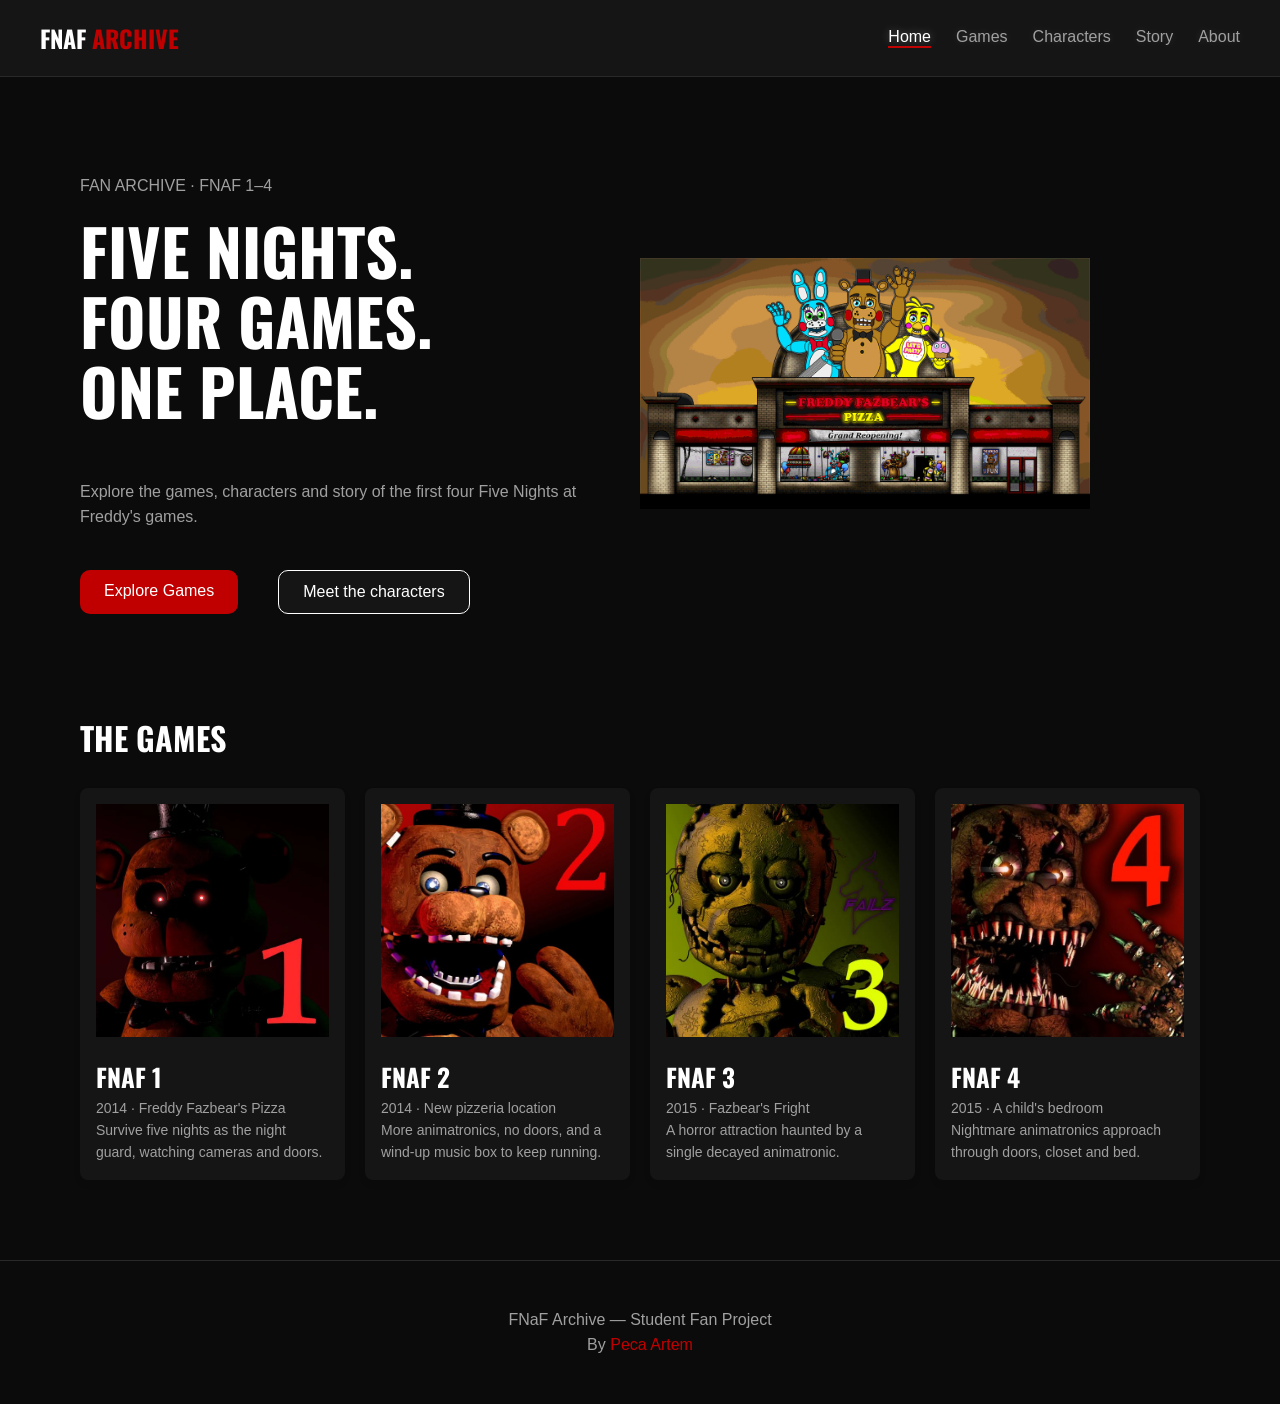
<file: index.html>
<!DOCTYPE html>
<html lang="en">
<head>
    <meta charset="UTF-8">
    <meta name="viewport" content="width=device-width, initial-scale=1.0">
    <link rel="stylesheet" href="css/style.css">
    <link rel="preconnect" href="https://fonts.googleapis.com">
    <link rel="preconnect" href="https://fonts.gstatic.com" crossorigin>
    <link rel="stylesheet" href="https://fonts.googleapis.com/css2?family=Material+Symbols+Outlined" />

    <link href="https://fonts.googleapis.com/css2?family=Oswald:wght@300;400;500;700&display=swap" rel="stylesheet">
    <title>FNaF Archive</title>
</head>
<body>
    <header>
        <a href="index.html">
            FNaF <span class="red">Archive</span>
        </a>
        <button class="menu-toggle" type="button"
                aria-label="Открыть меню"
                aria-expanded="false">
            <span class="material-symbols-outlined">menu</span>
        </button>
        <nav>
            <a href="index.html" class="active">Home</a>
            <a href="games.html">Games</a>
            <a href="characters.html">Characters</a>
            <a href="story.html">Story</a>
            <a href="about.html">About</a>
        </nav>
    </header>
    <main>
            <section class="hero">
                <div class="hero-content">
            <p class="hero-label">
                FAN ARCHIVE · FNAF 1–4
            </p>
            <h1>
                Five nights. <br> Four games. <br> One place.
            </h1>
            <p>
            Explore the games, characters and story of the first four Five Nights at Freddy's games.
            </p>
            <div class="hero-buttons">
                <a href="games.html" class="button">
                    Explore Games
                </a>
                <a href="characters.html" class="button button-secondary">
                    Meet the characters
                </a>
            </div>
        </div>
            <div class="hero-image">
                <img src="assets/fnaf.gif" alt="Freddy Fazbear">
            </div>
            </section>
            <section class="features-games">
                <h2>
                    The Games
                </h2>
                <div class="game-grid">
                    <article class="game-card">
                        <img src="assets/images/fnaf1.png" alt="Five Nights at Freddy's">
                        <h3>FNAF 1</h3>
                        <p>2014 · Freddy Fazbear's Pizza <br>Survive five nights as the night guard, watching cameras and doors.</p>                    </article>
                    <article class="game-card">
                        <img src="assets/images/fnaf2.png" alt="Five Nights at Freddy's 2">
                        <h3>FNAF 2</h3>
                        <p>2014 · New pizzeria location<br> More animatronics, no doors, and a wind-up music box to keep running.</p>
                    </article>
                    <article class="game-card">
                        <img src="assets/images/fnaf3.png" alt="Five Nights at Freddy's 3">
                        <h3>FNAF 3</h3>
                        <p>2015 · Fazbear's Fright<br>A horror attraction haunted by a single decayed animatronic.</p>
                    </article>
                    <article class="game-card">
                        <img src="assets/images/fnaf4.png" alt="Five Nights at Freddy's 4">
                        <h3>FNAF 4</h3>
                        <p>2015 · A child's bedroom<br>Nightmare animatronics approach through doors, closet and bed.</p>
                    </article>
                </div>
            </section>
        </main>
    <footer>
        <p>
            FNaF Archive — Student Fan Project <br> By <a href="https://github.com/PecaArtem/pdaw-2026" target="_blank"><span class="red">Peca Artem</span></a>
        </p>
    </footer>
<script src="js/script.js"></script>
</body>
    </html>
</file>
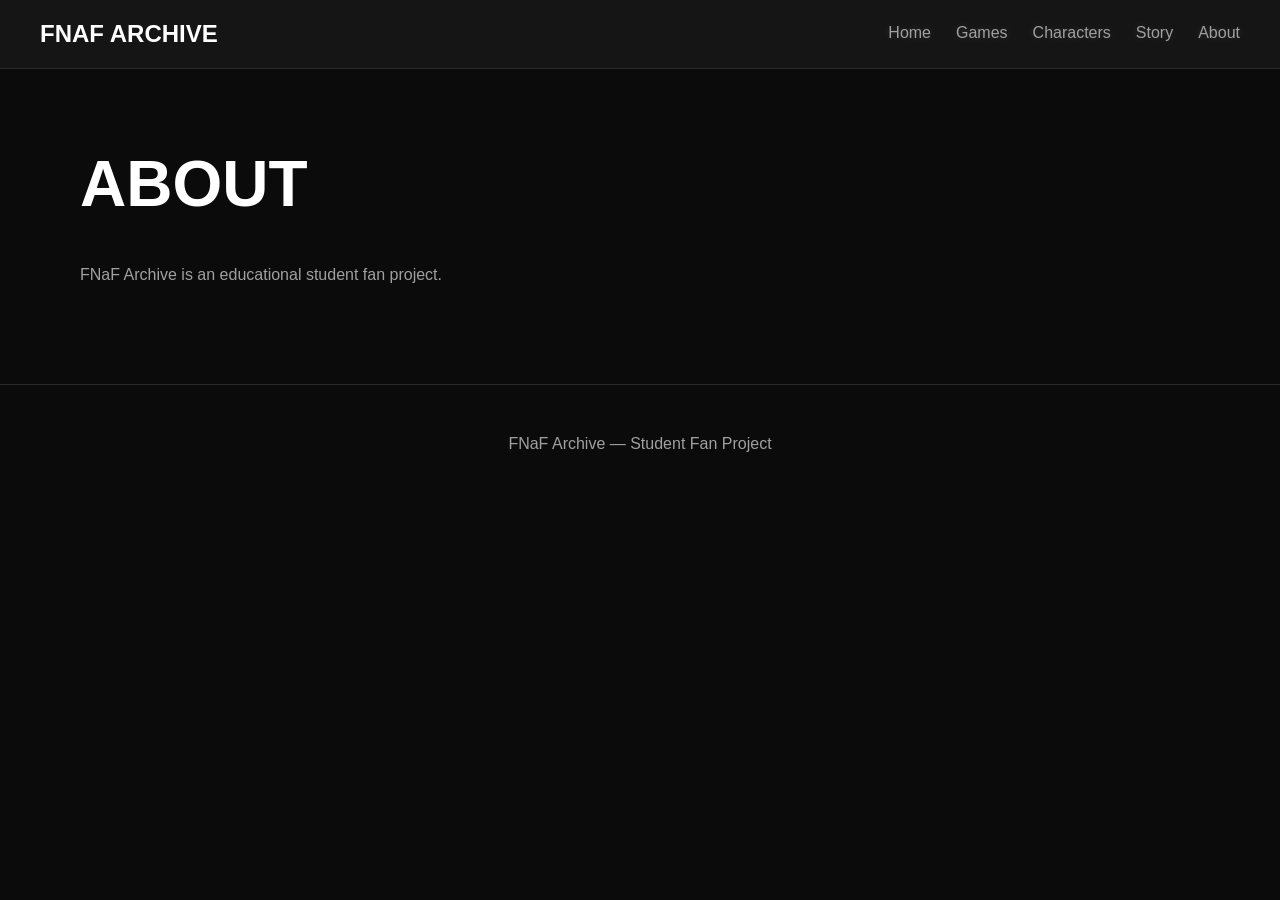
<file: about.html>
<!DOCTYPE html>
<html lang="en">

<head>
    <meta charset="UTF-8">
    <meta name="viewport" content="width=device-width, initial-scale=1.0">
    <link rel="stylesheet" href="css/style.css">
    <title>Games — FNaF Archive</title>
</head>
<body>

    <header>

        <a href="index.html">
            FNaF Archive
        </a>

        <nav>
            <a href="index.html">Home</a>
            <a href="games.html">Games</a>
            <a href="characters.html">Characters</a>
            <a href="story.html">Story</a>
            <a href="about.html">About</a>
        </nav>

    </header>
    <main>

        <h1>About</h1>

        <p>
            FNaF Archive is an educational student fan project.
        </p>

    </main>
    <footer>

        <p>
            FNaF Archive — Student Fan Project
        </p>

    </footer>
</body>
</html>
</file>
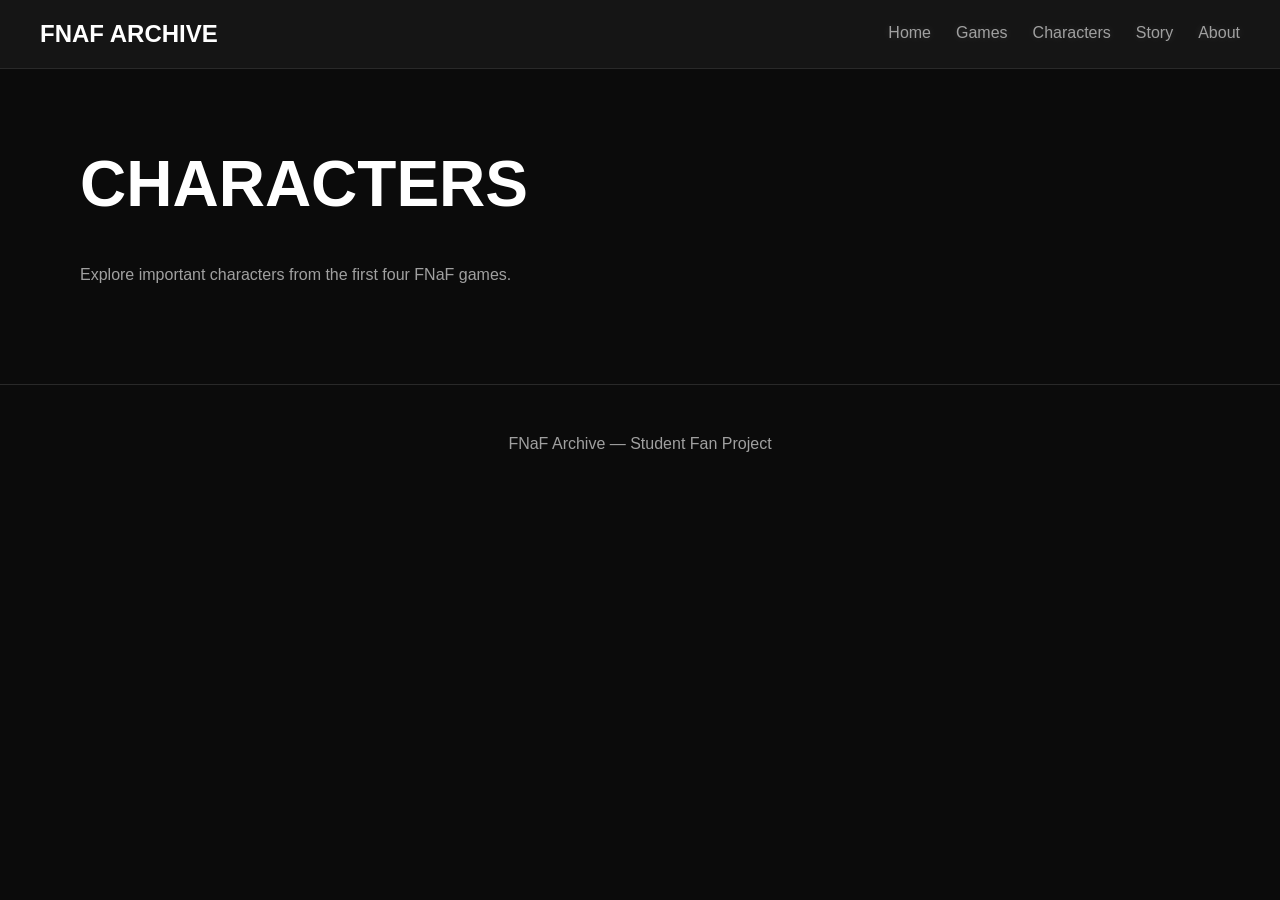
<file: characters.html>
<!DOCTYPE html>
<html lang="en">

<head>
    <meta charset="UTF-8">
    <meta name="viewport" content="width=device-width, initial-scale=1.0">
    <link rel="stylesheet" href="css/style.css">
    <title>Games — FNaF Archive</title>
</head>
<body>

    <header>

        <a href="index.html">
            FNaF Archive
        </a>

        <nav>
            <a href="index.html">Home</a>
            <a href="games.html">Games</a>
            <a href="characters.html">Characters</a>
            <a href="story.html">Story</a>
            <a href="about.html">About</a>
        </nav>

    </header>
    <main>

        <h1>Characters</h1>

        <p>
            Explore important characters from the first four FNaF games.
        </p>

    </main>
    <footer>

        <p>
            FNaF Archive — Student Fan Project
        </p>

    </footer>
</body>
</html>
</file>
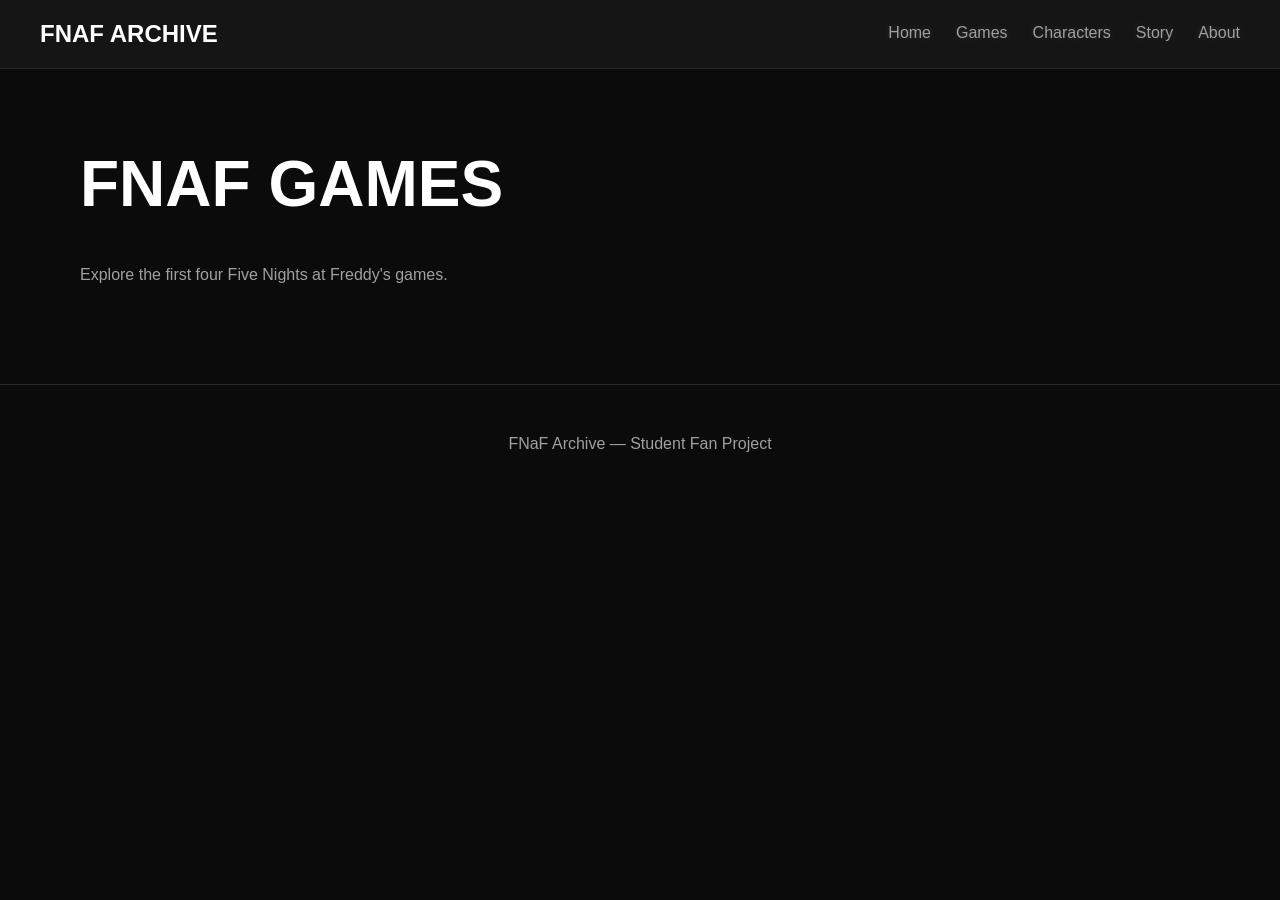
<file: games.html>
<!DOCTYPE html>
<html lang="en">

<head>
    <meta charset="UTF-8">
    <meta name="viewport" content="width=device-width, initial-scale=1.0">
    <link rel="stylesheet" href="css/style.css">
    <title>Games — FNaF Archive</title>
</head>
<body>
    <header>
        <a href="index.html">
            FNaF Archive
        </a>
        <nav>
            <a href="index.html">Home</a>
            <a href="games.html">Games</a>
            <a href="characters.html">Characters</a>
            <a href="story.html">Story</a>
            <a href="about.html">About</a>
        </nav>
    </header>
    <main>
        <h1>FNaF Games</h1>

        <p>
            Explore the first four Five Nights at Freddy's games.
        </p>
    </main>
    <footer>
        <p>
            FNaF Archive — Student Fan Project
        </p>
    </footer>
</body>
</html>
</file>
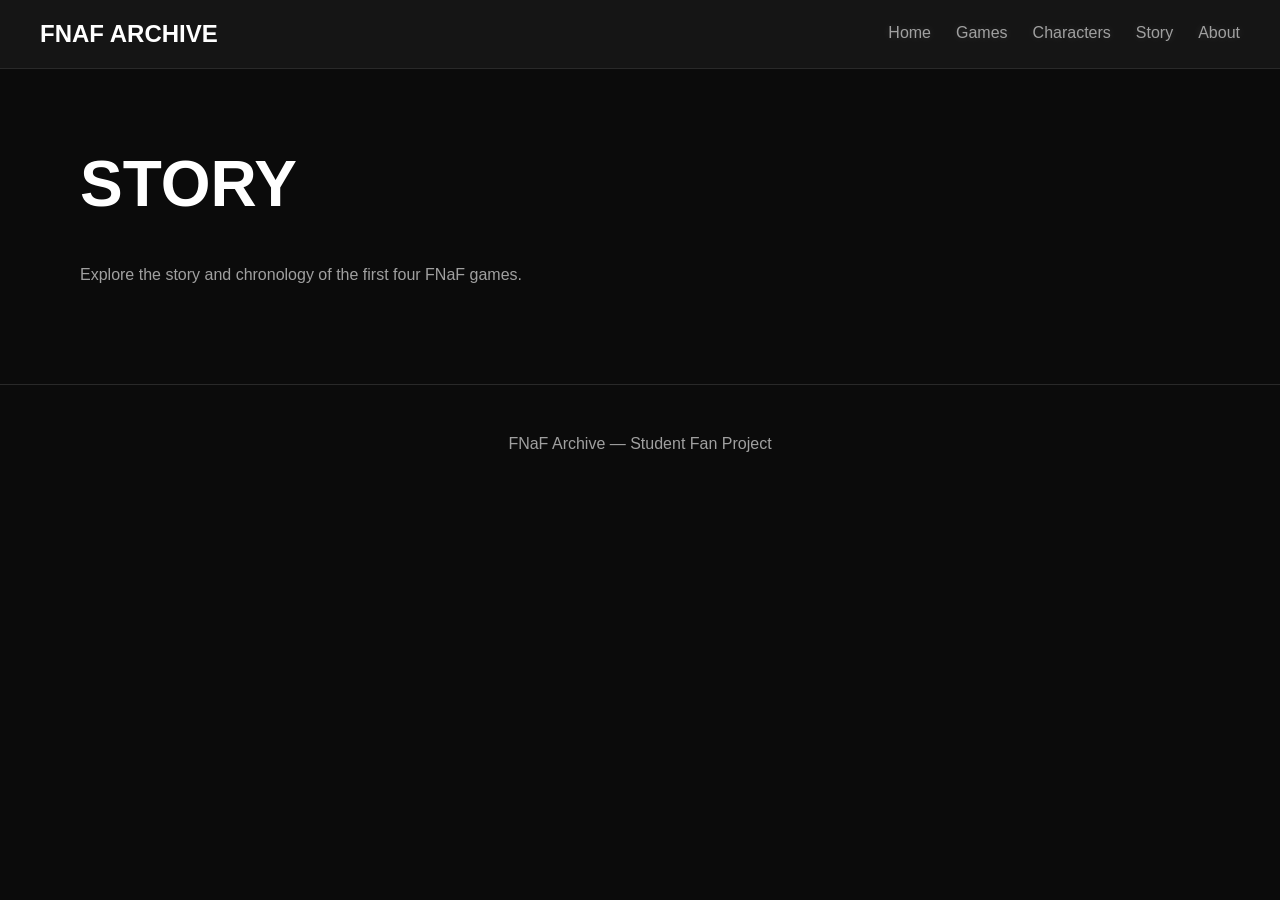
<file: story.html>
<!DOCTYPE html>
<html lang="en">

<head>
    <meta charset="UTF-8">
    <meta name="viewport" content="width=device-width, initial-scale=1.0">
    <link rel="stylesheet" href="css/style.css">
    <title>Games — FNaF Archive</title>
</head>
<body>

    <header>

        <a href="index.html">
            FNaF Archive
        </a>

        <nav>
            <a href="index.html">Home</a>
            <a href="games.html">Games</a>
            <a href="characters.html">Characters</a>
            <a href="story.html">Story</a>
            <a href="about.html">About</a>
        </nav>

    </header>
    <main>

        <h1>Story</h1>

        <p>
            Explore the story and chronology of the first four FNaF games.
        </p>

    </main>
    <footer>

        <p>
            FNaF Archive — Student Fan Project
        </p>

    </footer>
</body>
</html>
</file>
<file: css/style.css>
:root {
    --color-background: #0B0B0B;
    --color-card: #151515;
    --color-accent: #C00000;
    --color-text: #FFFFFF;
    --color-muted: #A0A0A0;
}
* {
    box-sizing: border-box;
}
body {
    margin: 0;
    background-color: var(--color-background);
    color: var(--color-text);
    font-family: Arial, Helvetica, sans-serif;
}

.menu-toggle {
    display: none;
    background: none;
    border: none;
    color: var(--color-text);
    cursor: pointer;
}

.menu-toggle .material-symbols-outlined {
    font-size: 32px;
}

a {
    color: inherit;
    text-decoration: none;

}

header {
    background-color: var(--color-card);
    border-bottom: 1px solid #292929;
    padding: 20px 40px;
    display: flex;
    align-items: center;
    justify-content: space-between;

}
header > a {
    font-size: 24px;
    font-weight: bold;
    color: var(--color-text);
    font-family: "Oswald", sans-serif;
    text-transform: uppercase;
}
.red {
    color: var(--color-accent);
}
nav {
    display: flex;
    gap: 25px;
    flex-wrap: wrap;
}
nav a{
    color: var(--color-muted);
    text-decoration: none;
    text-shadow: 0 0 8px rgba(255, 255, 255, 0.15);
    transition: color 0.5s ease, text-shadow 0.2s ease;
}
nav a::after {
    content: "";
    display: block;
    width: 0;
    height: 2px;
    background: var(--color-accent);
    transition: width 0.3s;
}
nav a:hover, nav a.active {
    color: var(--color-text);
    text-shadow: 0 0 10px rgba(255, 255, 255, 0.35);
}
nav a:hover::after,
nav a.active::after {
    width: 100%;
}
main {
    max-width: 1200px;
    margin: 0 auto;
    padding: 80px 40px;
}
h1 {
    margin-top: 0;
    font-size: 64px;
    text-transform: uppercase;
    font-family: "Oswald", sans-serif;
    color: var(--color-text);
    line-height: 1.1;
}
h2 {
    margin-top: 100px;
    font-size: 32px;
    text-transform: uppercase;
    font-family: "Oswald", sans-serif;
}
p {
    color: var(--color-muted);
    line-height: 1.6;
}

div.hero-buttons {
    margin-top: 40px;
    display: flex;
    gap: 40px;
}

.button {
    color: var(--color-text);
    background-color: var(--color-accent);
    border-radius: 10px ;
    padding: 12px 24px;
}

.button.button-secondary {
    background-color: var(--color-card);
    border: 1px solid var(--color-text);
}

.hero {
    display: flex;
    align-items: center;
    justify-content: space-between;
}
.hero-image img {
    max-width: 450px;
}
.hero-content {
    flex: 1;
}
.hero-image {
    flex: 1;
}

footer {
    border-top: 1px solid #292929;
    padding: 30px 40px;
    text-align: center;
}

.game-card {
    background-color: var(--color-card);
    border-radius: 8px;
    overflow: hidden;
    box-shadow: 0 4px 6px rgba(0, 0, 0, 0.1);
    transition: transform 0.3s ease, box-shadow 0.3s ease;
}
.game-grid {
    display: grid;
    grid-template-columns: repeat(4, minmax(0, 1fr));
    gap: 20px;
}

.game-card img {
    width: 100%;
    aspect-ratio: 1 / 1;
    object-fit: cover;
    object-position: center;
    display: block;
    padding: 16px;
}

.game-card:hover {
    transform: translateY(-5px);
    box-shadow: 0 8px 12px rgba(0, 0, 0, 0.2);
}

.game-card h3,
.game-card p {
   margin-left: 16px;
   margin-right: 16px;
}
.game-card h3 {
    margin-top: 5px;
    margin-bottom: 2px;
    font-size: 25px;
    font-family: "Oswald", sans-serif;
}
.game-card p {
    margin-top: 0;
    margin-bottom: 16px;
    font-size: 14px;
}



@media (max-width: 900px) {
    h1 {
        font-size: 48px ;
    }
    .game-grid {
        grid-template-columns: repeat(2, minmax(0, 1fr));
    }
    .hero-buttons {
        flex-direction: column;
    }
}

@media (max-width: 600px) {
    h1 {
        font-size: 48px;
    }
    .hero-label {
        display: none;
    }
    .hero-buttons {
        flex-direction: column;
    }
    header {
        position: relative;
        flex-wrap: wrap;
    }

    .menu-toggle {
        display: block;
    }


    nav {
        position: absolute;
        top: 100%;
        left: 0;
        z-index: 10;

        display: flex;
        flex-direction: column;
        align-items: flex-start;
        gap: 16px;

        width: 100%;
        padding: 20px;
        background-color: #151515;

        opacity: 0;
        visibility: hidden;
        transform: translateY(-15px);

        transition:
            opacity 0.4s ease,
            transform 0.4s ease,
            visibility 0s linear 0.4s;
    }

    nav.nav-open {
        opacity: 1;
        visibility: visible;
        transform: translateY(0);

        transition:
            opacity 0.4s ease,
            transform 0.4s ease,
            visibility 0s;
    }


    .game-card img {
        width: 60%;
        margin: 0 auto;
    }
    .hero {
    flex-direction: column;
    }
    .hero-image {
        width: 100%;
        margin-top: 50px;
        display: flex;
        justify-content: center;
    }
    .hero-image img {
    width: 99%;
    display: block;
    justify-content: center;
    }
}

@media (max-width: 480px) {
    h1 {
        font-size: 48px;
    }
    .hero-label {
        display: none;
    }
    .hero-buttons {
        flex-direction: column;
    }
    .game-grid {
        grid-template-columns: 1fr;
    }
}


.menu-toggle .material-symbols-outlined {
    display: inline-block;
    font-size: 32px;
    transition: transform 0.3s ease;
    padding: 5px;
    border-radius: 8px;
    border: 1px solid var(--color-text);
}

.menu-toggle.is-open .material-symbols-outlined {
    transform: rotate(90deg);
}

@media (prefers-reduced-motion: reduce) {
    .menu-toggle .material-symbols-outlined,
    nav {
        transition: none;
    }
}


.menu-toggle {
    cursor: pointer;
    transition: transform 0.3s ease;
}

.menu-toggle.is-open {
    transform: rotate(90deg);
}

.menu-toggle .material-symbols-outlined {
    transition: color 0.3s ease;
}
</file>
